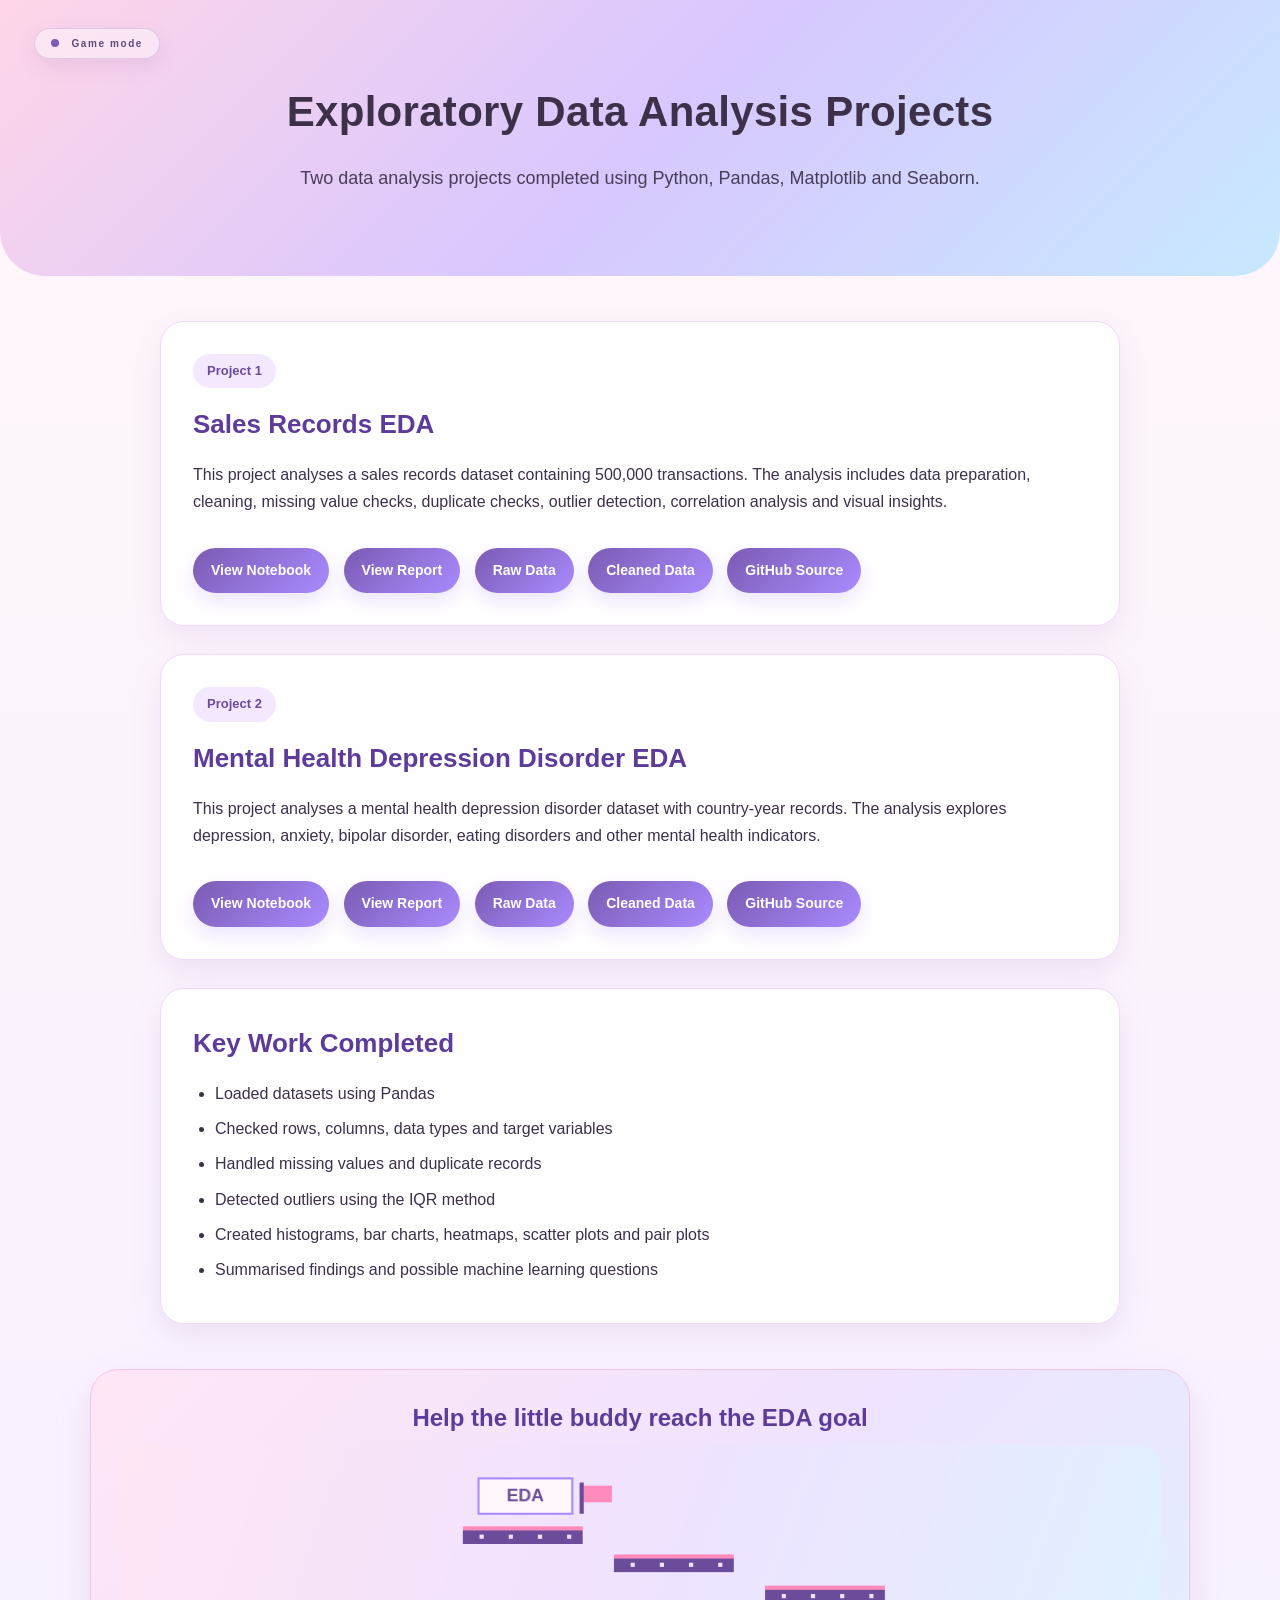
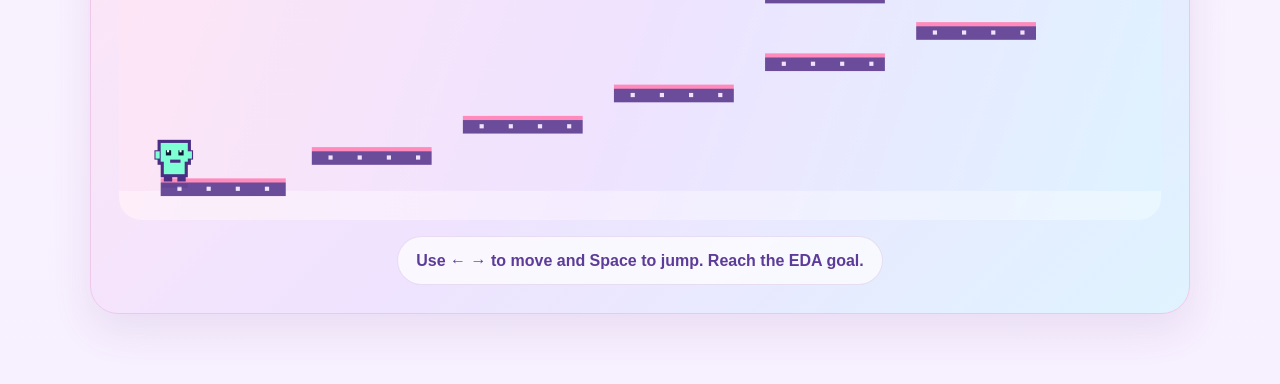
<file: index.html>
<!DOCTYPE html>
<html lang="en">
<head>
  <meta charset="UTF-8" />
  <meta name="viewport" content="width=device-width, initial-scale=1.0" />
  <title>EDA Projects</title>
  <link rel="stylesheet" href="style.css" />
</head>
<body>

  <header class="hero">
    <button id="gameToggle" class="game-mode-btn">
      <span class="game-dot"></span>
      Game mode
    </button>


    <h1><n>Exploratory Data Analysis Projects</n></h1>
    <p>Two data analysis projects completed using Python, Pandas, Matplotlib and Seaborn.</p>
  </header>

  <main>
    <section class="project-card">
      <div class="tag">Project 1</div>
      <h2>Sales Records EDA</h2>
      <p>
        This project analyses a sales records dataset containing 500,000 transactions.
        The analysis includes data preparation, cleaning, missing value checks,
        duplicate checks, outlier detection, correlation analysis and visual insights.
      </p>

      <div class="buttons">
        <a href="notebooks/sales_eda.ipynb" target="_blank">View Notebook</a>
        <a href="reports/sales_eda.html" target="_blank">View Report</a>
        <a href="data/Sales Records.csv.xlsx" target="_blank">Raw Data</a>
        <a href="data/cleaned_sales_records.csv" target="_blank">Cleaned Data</a>
        <a href="https://github.com/defooxx/eda-sales-assignment" target="_blank">GitHub Source</a>
      </div>
    </section>

    <section class="project-card">
      <div class="tag">Project 2</div>
      <h2>Mental Health Depression Disorder EDA</h2>
      <p>
        This project analyses a mental health depression disorder dataset with
        country-year records. The analysis explores depression, anxiety, bipolar disorder,
        eating disorders and other mental health indicators.
      </p>

      <div class="buttons">
        <a href="notebooks/mental_health_disorder_eda.ipynb" target="_blank">View Notebook</a>
        <a href="reports/mental_health_disorder_eda.html" target="_blank">View Report</a>
        <a href="data/Mental health Depression disorder Data.csv" target="_blank">Raw Data</a>
        <a href="data/cleaned_mental_health_disorder.csv" target="_blank">Cleaned Data</a>
        <a href="https://github.com/defooxx/eda-sales-assignment" target="_blank">GitHub Source</a>
      </div>
    </section>

    <section class="summary-card">
      <h2>Key Work Completed</h2>
      <ul>
        <li>Loaded datasets using Pandas</li>
        <li>Checked rows, columns, data types and target variables</li>
        <li>Handled missing values and duplicate records</li>
        <li>Detected outliers using the IQR method</li>
        <li>Created histograms, bar charts, heatmaps, scatter plots and pair plots</li>
        <li>Summarised findings and possible machine learning questions</li>
      </ul>
    </section>
  </main>


  <section id="gameSection" class="game-section">
    <div class="game-header">
      <h2>Help the little buddy reach the EDA goal</h2> 
    </div>

    <canvas id="edaGame" width="1000" height="360"></canvas>

    <p id="gameMessage" class="game-message">
      Use ← → to move and Space to jump. Reach the EDA goal.
    </p>
  </section>

  <script src="game.js"></script>
</body>
</html>
</file>
<file: style.css>
* {
  margin: 0;
  padding: 0;
  box-sizing: border-box;
}

html {
  scroll-behavior: smooth;
}

body {
  font-family: "Trebuchet MS", Arial, sans-serif;
  background: linear-gradient(180deg, #fff7fb, #f7f0ff);
  color: #3d314a;
  line-height: 1.7;
}

/* HERO SECTION */

.hero {
  position: relative;
  text-align: center;
  padding: 76px 20px 82px;
  background: linear-gradient(135deg, #ffd6e8, #d8c7ff, #c7e9ff);
  color: #3d314a;
  border-bottom-left-radius: 45px;
  border-bottom-right-radius: 45px;
  overflow: hidden;
}

.hero-label {
  display: inline-block;
  font-size: 13px;
  margin-bottom: 22px;
  color: #6b4c9a;
  background: rgba(255, 255, 255, 0.45);
  padding: 7px 16px;
  border-radius: 999px;
  font-weight: bold;
  letter-spacing: 1.5px;
  text-transform: uppercase;
}

.hero h1 {
  font-size: 42px;
  margin-bottom: 16px;
  letter-spacing: 0.3px;
  font-weight: 800;
}

.hero p {
  font-size: 18px;
  max-width: 760px;
  margin: 0 auto;
  opacity: 0.92;
}

/* INTERACTIVE BONUS BUTTON */

.game-mode-btn {
  position: absolute;
  top: 28px;
  left: 34px;
  background: rgba(255, 255, 255, 0.42);
  color: #5d4b7a;
  border: 1px solid rgba(110, 80, 150, 0.2);
  padding: 9px 16px;
  border-radius: 999px;
  font-size: 10px;
  letter-spacing: 1.6px;
  font-weight: bold;
  cursor: pointer;
  backdrop-filter: blur(8px);
  box-shadow: 0 8px 20px rgba(130, 90, 160, 0.12);
  transition: transform 0.2s ease, box-shadow 0.2s ease;
}

.game-mode-btn:hover {
  transform: translateY(-2px);
  box-shadow: 0 12px 26px rgba(130, 90, 160, 0.2);
}

.game-dot {
  display: inline-block;
  width: 8px;
  height: 8px;
  background: #7b5bb3;
  border-radius: 50%;
  margin-right: 8px;
}

/* MAIN CONTENT */

main {
  max-width: 1000px;
  margin: 45px auto;
  padding: 0 20px;
}

.project-card,
.summary-card {
  background: rgba(255, 255, 255, 0.9);
  padding: 32px;
  margin-bottom: 28px;
  border-radius: 24px;
  border: 1px solid #f0d8ff;
  box-shadow: 0 12px 30px rgba(150, 100, 170, 0.12);
  transition: transform 0.2s ease, box-shadow 0.2s ease;
}

.project-card:hover,
.summary-card:hover {
  transform: translateY(-3px);
  box-shadow: 0 16px 36px rgba(150, 100, 170, 0.18);
}

.tag {
  display: inline-block;
  background: #f4e8ff;
  color: #6b4c9a;
  padding: 6px 14px;
  border-radius: 999px;
  font-size: 13px;
  font-weight: bold;
  margin-bottom: 14px;
}

.project-card h2,
.summary-card h2 {
  color: #5d3c99;
  margin-bottom: 15px;
  font-size: 26px;
}

.project-card p,
.summary-card li {
  font-size: 16px;
}

.buttons {
  margin-top: 22px;
}

.buttons a {
  display: inline-block;
  text-decoration: none;
  background: linear-gradient(135deg, #7b5bb3, #a98bff);
  color: white;
  padding: 11px 18px;
  border-radius: 999px;
  margin-right: 10px;
  margin-top: 10px;
  font-weight: bold;
  font-size: 14px;
  box-shadow: 0 8px 18px rgba(169, 139, 255, 0.22);
  transition: transform 0.2s ease, opacity 0.2s ease;
}

.buttons a:hover {
  transform: scale(1.03);
  opacity: 0.92;
}

ul {
  margin-left: 22px;
}

li {
  margin-bottom: 8px;
}

/* FOOTER */

footer {
  text-align: center;
  padding: 28px;
  background: #6b4c9a;
  color: white;
  margin-top: 45px;
  border-top-left-radius: 35px;
  border-top-right-radius: 35px;
}

/* INTERACTIVE BONUS SECTION */

.game-section {
  max-width: 1100px;
  margin: 45px auto 70px;
  padding: 28px;
  border-radius: 28px;
  background: linear-gradient(135deg, #ffe6f5, #efe3ff, #dff3ff);
  border: 1px solid #f0c7ea;
  box-shadow: 0 16px 38px rgba(150, 100, 170, 0.14);
  text-align: center;
}

.game-header h2 {
  color: #5d3c99;
  font-size: 24px;
  margin-bottom: 6px;
}

.game-header p {
  color: #5d4b7a;
  margin: 0 auto 20px;
  max-width: 680px;
}

#edaGame {
  width: 100%;
  height: auto;
  display: block;
  border-radius: 22px;
  background: transparent;
}

.game-message {
  margin: 16px auto 0;
  display: inline-block;
  padding: 10px 18px;
  border-radius: 999px;
  background: rgba(255, 255, 255, 0.7);
  color: #5d3c99;
  border: 1px solid rgba(160, 110, 190, 0.2);
  font-weight: bold;
}

/* RESPONSIVE */

@media (max-width: 768px) {
  .hero {
    padding: 92px 20px 70px;
  }

  .hero h1 {
    font-size: 34px;
  }

  .hero p {
    font-size: 16px;
  }

  .game-mode-btn {
    top: 22px;
    left: 20px;
    padding: 8px 14px;
    font-size: 9px;
    letter-spacing: 1.3px;
  }

  .project-card,
  .summary-card,
  .game-section {
    padding: 24px;
  }
}
</file>
